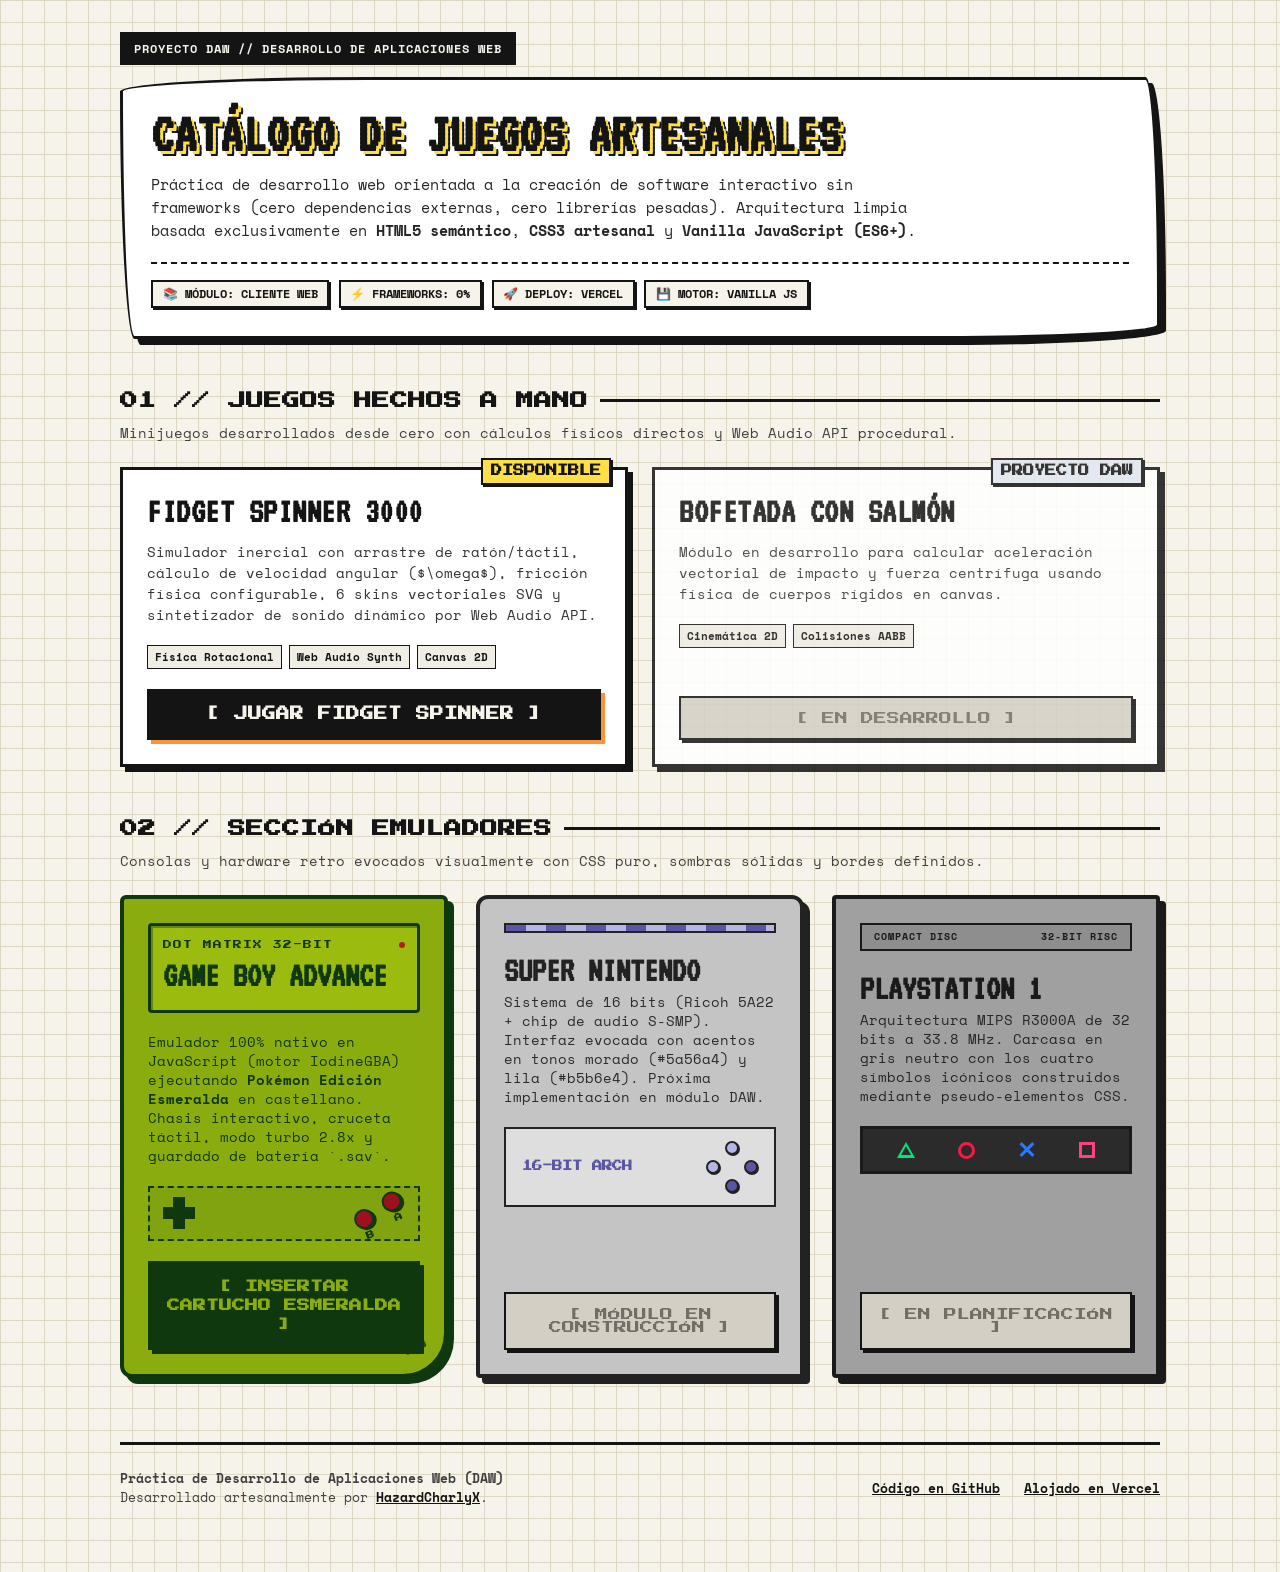
<file: index.html>
<!DOCTYPE html>
<html lang="es">
<head>
    <meta charset="UTF-8">
    <meta name="viewport" content="width=device-width, initial-scale=1.0">
    <title>DAW // Catálogo de Videojuegos & Emuladores Artesanales</title>
    <meta name="description" content="Catálogo de videojuegos y emuladores web desarrollados con HTML, CSS y JavaScript puro para la práctica de Desarrollo de Aplicaciones Web (DAW).">
    <link rel="icon" href="data:image/svg+xml,<svg xmlns=%22http://www.w3.org/2000/svg%22 viewBox=%220 0 100 100%22><text y=%22.9em%22 font-size=%2290%22>🕹️</text></svg>">
    
    <!-- Google Fonts: VT323 (Pixel Retro) + Space Mono (Monospace) + Press Start 2P -->
    <link rel="preconnect" href="https://fonts.googleapis.com">
    <link rel="preconnect" href="https://fonts.gstatic.com" crossorigin>
    <link href="https://fonts.googleapis.com/css2?family=Press+Start+2P&family=Space+Mono:ital,wght@0,400;0,700;1,400&family=VT323&display=swap" rel="stylesheet">

    <style>
        /* ==========================================================================
           DISEÑO BRUTALISTA / INDIE WEB ARTESANAL (PRÁCTICA DAW)
           Directriz: Cero sombras difuminadas, cero glassmorphism, cero neón IA.
           ========================================================================== */

        :root {
            --ink: #141414;
            --paper: #f6f3eb;
            --grid-line: #ded7c4;
            --card-bg: #ffffff;
            --accent-yellow: #fde047;
            --accent-orange: #fb923c;
            --accent-green: #4ade80;
            --accent-red: #f87171;
            
            /* GameBoy Palette */
            --gb-bg: #8bac0f;
            --gb-screen: #9bbc0f;
            --gb-dark: #0f380f;
            --gb-btn: #9b111e;
            
            /* SNES Palette */
            --snes-bg: #c4c4c4;
            --snes-dark: #222222;
            --snes-purple: #5a56a4;
            --snes-lilac: #b5b6e4;
            
            /* PS1 Palette */
            --ps1-bg: #a0a0a0;
            --ps1-dark: #1a1a1a;
            --ps1-green: #00e676;
            --ps1-pink: #ff4081;
            --ps1-red: #ff1744;
            --ps1-blue: #2979ff;

            --font-pixel: 'VT323', monospace;
            --font-retro: 'Press Start 2P', monospace;
            --font-mono: 'Space Mono', monospace;
            --border-thick: 3px solid var(--ink);
        }

        * {
            box-sizing: border-box;
            margin: 0;
            padding: 0;
        }

        /* Cuadrícula de libreta en CSS puro */
        body {
            background-color: var(--paper);
            background-image: 
                linear-gradient(var(--grid-line) 1px, transparent 1px),
                linear-gradient(90deg, var(--grid-line) 1px, transparent 1px);
            background-size: 22px 22px;
            color: var(--ink);
            font-family: var(--font-mono);
            min-height: 100vh;
            padding: 2rem 1rem 4rem 1rem;
            line-height: 1.5;
        }

        .container {
            max-width: 1040px;
            margin: 0 auto;
        }

        /* ==========================================================================
           HEADER (Estilo DAW / Práctica Académica)
           ========================================================================== */
        .site-header {
            margin-bottom: 2.5rem;
        }

        .daw-badge {
            display: inline-block;
            background: var(--ink);
            color: var(--paper);
            font-size: 0.75rem;
            font-weight: 700;
            letter-spacing: 1px;
            padding: 0.35rem 0.75rem;
            margin-bottom: 0.75rem;
            border: 2px solid var(--ink);
        }

        .header-box {
            background: var(--card-bg);
            border: var(--border-thick);
            box-shadow: 6px 6px 0px var(--ink);
            padding: 1.75rem;
            /* Borde asimétrico dibujado a mano */
            border-radius: 255px 15px 225px 15px / 15px 225px 15px 255px;
            position: relative;
        }

        .main-title {
            font-family: var(--font-pixel);
            font-size: 3.5rem;
            line-height: 0.95;
            letter-spacing: 1px;
            text-transform: uppercase;
            margin-bottom: 0.75rem;
            /* Efecto de texto desplazado sólido */
            text-shadow: 3px 3px 0px var(--accent-yellow), 5px 5px 0px var(--ink);
        }

        .header-desc {
            font-size: 0.95rem;
            max-width: 780px;
            color: #262626;
            margin-bottom: 1.25rem;
        }

        .meta-strip {
            display: flex;
            flex-wrap: wrap;
            gap: 0.6rem;
            padding-top: 1rem;
            border-top: 2px dashed var(--ink);
        }

        .tag-pill {
            background: var(--paper);
            border: 2px solid var(--ink);
            font-size: 0.75rem;
            font-weight: 700;
            padding: 0.2rem 0.6rem;
            box-shadow: 2px 2px 0px var(--ink);
        }

        /* ==========================================================================
           TÍTULOS DE SECCIÓN
           ========================================================================== */
        .section-heading {
            display: flex;
            align-items: center;
            gap: 0.75rem;
            margin: 3rem 0 1.5rem 0;
            font-family: var(--font-retro);
            font-size: 1.1rem;
            text-transform: uppercase;
        }

        .section-heading::after {
            content: "";
            flex: 1;
            height: 3px;
            background: var(--ink);
        }

        .section-desc {
            font-size: 0.88rem;
            margin-top: -1rem;
            margin-bottom: 1.5rem;
            color: #404040;
        }

        /* ==========================================================================
           GRID DE JUEGOS ARTESANALES (Sección 1)
           ========================================================================== */
        .games-grid {
            display: grid;
            grid-template-columns: repeat(auto-fit, minmax(310px, 1fr));
            gap: 1.5rem;
        }

        .game-card {
            background: var(--card-bg);
            border: var(--border-thick);
            box-shadow: 5px 5px 0px var(--ink);
            padding: 1.5rem;
            display: flex;
            flex-direction: column;
            justify-content: space-between;
            transition: transform 0.1s ease, box-shadow 0.1s ease;
            position: relative;
        }

        .game-card:hover {
            transform: translate(-3px, -3px);
            box-shadow: 8px 8px 0px var(--ink);
        }

        .card-corner-tag {
            position: absolute;
            top: -12px;
            right: 14px;
            background: var(--accent-yellow);
            border: 2px solid var(--ink);
            font-size: 0.7rem;
            font-weight: bold;
            padding: 0.2rem 0.5rem;
            box-shadow: 2px 2px 0px var(--ink);
            font-family: var(--font-retro);
        }

        .card-title {
            font-family: var(--font-pixel);
            font-size: 2.2rem;
            line-height: 1;
            margin-bottom: 0.75rem;
            letter-spacing: 0.5px;
        }

        .card-text {
            font-size: 0.88rem;
            color: #333333;
            margin-bottom: 1.25rem;
            flex-grow: 1;
        }

        .tech-tags {
            display: flex;
            flex-wrap: wrap;
            gap: 0.4rem;
            margin-bottom: 1.25rem;
        }

        .tech-badge {
            background: #f0ede4;
            border: 1px solid var(--ink);
            font-size: 0.7rem;
            padding: 0.15rem 0.45rem;
            font-weight: 700;
        }

        /* Botón Brutalista */
        .btn-brutal {
            display: block;
            text-align: center;
            background: var(--ink);
            color: var(--paper);
            text-decoration: none;
            font-family: var(--font-retro);
            font-size: 0.85rem;
            padding: 0.85rem 1rem;
            border: 2px solid var(--ink);
            box-shadow: 4px 4px 0px var(--accent-orange);
            font-weight: 700;
            cursor: pointer;
            transition: all 0.1s;
        }

        .btn-brutal:hover {
            background: var(--accent-orange);
            color: var(--ink);
            box-shadow: 4px 4px 0px var(--ink);
            transform: translate(-2px, -2px);
        }

        .btn-brutal:active {
            transform: translate(2px, 2px);
            box-shadow: 1px 1px 0px var(--ink);
        }

        .btn-disabled {
            background: #d4cfc5;
            color: #736e65;
            box-shadow: 3px 3px 0px var(--ink);
            cursor: not-allowed;
            border: 2px solid var(--ink);
            font-family: var(--font-retro);
            font-size: 0.8rem;
            padding: 0.85rem 1rem;
            text-align: center;
            width: 100%;
        }

        /* ==========================================================================
           SECCIÓN EMULADORES (El Reto Principal)
           Evocar visualmente consolas usando exclusivamente CSS sólido
           ========================================================================== */
        .emulators-grid {
            display: grid;
            grid-template-columns: repeat(auto-fit, minmax(310px, 1fr));
            gap: 1.75rem;
        }

        /* --------------------------------------------------------------------------
           1. TARJETA GAMEBOY
           Fondo verde guisante (#8bac0f), textos en verde oscuro (#0f380f).
           Esquinas inferiores redondeadas, dos círculos en rojo oscuro (#9b111e).
           -------------------------------------------------------------------------- */
        .emu-card-gameboy {
            background: var(--gb-bg);
            color: var(--gb-dark);
            border: 4px solid var(--gb-dark);
            box-shadow: 6px 6px 0px var(--gb-dark);
            /* Esquinas inferiores muy redondeadas como la carcasa original */
            border-radius: 6px 6px 45px 12px;
            padding: 1.5rem;
            display: flex;
            flex-direction: column;
            justify-content: space-between;
            position: relative;
            transition: transform 0.1s ease, box-shadow 0.1s ease;
        }

        .emu-card-gameboy:hover {
            transform: translate(-3px, -3px);
            box-shadow: 9px 9px 0px var(--gb-dark);
        }

        .gb-speaker-slots {
            position: absolute;
            bottom: 22px;
            right: 22px;
            display: flex;
            gap: 5px;
            transform: rotate(-25deg);
        }

        .gb-slot {
            width: 4px;
            height: 28px;
            background: var(--gb-dark);
            border-radius: 2px;
            opacity: 0.8;
        }

        .gb-screen-bezel {
            background: var(--gb-screen);
            border: 3px solid var(--gb-dark);
            border-radius: 4px;
            padding: 0.75rem;
            margin-bottom: 1.25rem;
            box-shadow: inset 2px 2px 0px rgba(15, 56, 15, 0.4);
        }

        .gb-screen-header {
            font-family: var(--font-retro);
            font-size: 0.55rem;
            letter-spacing: 1px;
            text-transform: uppercase;
            margin-bottom: 0.4rem;
            color: var(--gb-dark);
            display: flex;
            align-items: center;
            justify-content: space-between;
        }

        .gb-battery-led {
            width: 6px;
            height: 6px;
            background: #b91c1c;
            border-radius: 50%;
            display: inline-block;
        }

        .gb-title {
            font-family: var(--font-pixel);
            font-size: 2.2rem;
            line-height: 1;
            color: var(--gb-dark);
            margin-bottom: 0.3rem;
        }

        .gb-desc {
            font-size: 0.85rem;
            color: var(--gb-dark);
            line-height: 1.4;
            margin-bottom: 1.25rem;
        }

        /* Botones A y B de GameBoy: 2 círculos en rojo oscuro (#9b111e) inclinados */
        .gb-controls-visual {
            display: flex;
            justify-content: space-between;
            align-items: center;
            background: rgba(15, 56, 15, 0.08);
            border: 2px dashed var(--gb-dark);
            padding: 0.6rem 0.8rem;
            margin-bottom: 1.25rem;
        }

        .gb-dpad-mock {
            width: 32px;
            height: 32px;
            position: relative;
        }
        .gb-dpad-mock::before {
            content: "";
            position: absolute;
            top: 10px;
            left: 0;
            width: 32px;
            height: 12px;
            background: var(--gb-dark);
        }
        .gb-dpad-mock::after {
            content: "";
            position: absolute;
            top: 0;
            left: 10px;
            width: 12px;
            height: 32px;
            background: var(--gb-dark);
        }

        .gb-ab-cluster {
            display: flex;
            gap: 12px;
            transform: rotate(-22deg);
        }

        .gb-btn-round {
            width: 20px;
            height: 20px;
            border-radius: 50%;
            background: var(--gb-btn);
            border: 2px solid var(--gb-dark);
            box-shadow: 2px 2px 0px var(--gb-dark);
            position: relative;
        }

        .gb-btn-round::after {
            content: attr(data-label);
            position: absolute;
            bottom: -15px;
            left: 4px;
            font-family: var(--font-retro);
            font-size: 0.5rem;
            color: var(--gb-dark);
            font-weight: bold;
        }

        .btn-gb-play {
            background: var(--gb-dark);
            color: var(--gb-bg);
            text-decoration: none;
            font-family: var(--font-retro);
            font-size: 0.8rem;
            padding: 0.85rem 1rem;
            border: 2px solid var(--gb-dark);
            box-shadow: 4px 4px 0px var(--gb-dark);
            text-align: center;
            font-weight: 700;
            display: block;
            cursor: pointer;
            transition: all 0.1s;
        }

        .btn-gb-play:hover {
            background: #ffffff;
            color: var(--gb-dark);
            box-shadow: 4px 4px 0px var(--gb-dark);
            transform: translate(-2px, -2px);
        }

        /* --------------------------------------------------------------------------
           2. TARJETA SNES
           Fondo gris claro (#c4c4c4), texto oscuro.
           Acentos en morado oscuro (#5a56a4) y lila (#b5b6e4).
           -------------------------------------------------------------------------- */
        .emu-card-snes {
            background: var(--snes-bg);
            color: var(--snes-dark);
            border: 4px solid var(--snes-dark);
            box-shadow: 6px 6px 0px var(--snes-dark);
            border-radius: 12px 12px 4px 4px;
            padding: 1.5rem;
            display: flex;
            flex-direction: column;
            justify-content: space-between;
            position: relative;
            transition: transform 0.1s ease, box-shadow 0.1s ease;
        }

        .emu-card-snes:hover {
            transform: translate(-3px, -3px);
            box-shadow: 9px 9px 0px var(--snes-dark);
        }

        /* Franja superior morada característica de SNES */
        .snes-ribbon {
            height: 10px;
            background: repeating-linear-gradient(
                90deg,
                var(--snes-purple),
                var(--snes-purple) 20px,
                var(--snes-lilac) 20px,
                var(--snes-lilac) 40px
            );
            border: 2px solid var(--snes-dark);
            margin-bottom: 1.25rem;
        }

        .snes-title {
            font-family: var(--font-pixel);
            font-size: 2.2rem;
            line-height: 1;
            margin-bottom: 0.3rem;
            color: var(--snes-dark);
        }

        .snes-desc {
            font-size: 0.85rem;
            color: #2b2b2b;
            line-height: 1.4;
            margin-bottom: 1.25rem;
        }

        /* Diamante de 4 botones SNES (Morado oscuro y lila) */
        .snes-cluster-box {
            display: flex;
            justify-content: space-between;
            align-items: center;
            background: #dedede;
            border: 2px solid var(--snes-dark);
            padding: 0.75rem 1rem;
            margin-bottom: 1.25rem;
        }

        .snes-badge-arch {
            font-family: var(--font-retro);
            font-size: 0.65rem;
            color: var(--snes-purple);
            font-weight: bold;
        }

        .snes-buttons-diamond {
            width: 52px;
            height: 52px;
            position: relative;
        }

        .snes-btn {
            width: 14px;
            height: 14px;
            border-radius: 50%;
            position: absolute;
            border: 2px solid var(--snes-dark);
            box-shadow: 1px 1px 0px var(--snes-dark);
        }

        /* X (Arriba, lila cóncavo) */
        .snes-btn.btn-x {
            top: 0;
            left: 19px;
            background: var(--snes-lilac);
        }

        /* Y (Izquierda, lila cóncavo) */
        .snes-btn.btn-y {
            top: 19px;
            left: 0;
            background: var(--snes-lilac);
        }

        /* B (Abajo, morado oscuro convexo) */
        .snes-btn.btn-b {
            bottom: 0;
            left: 19px;
            background: var(--snes-purple);
        }

        /* A (Derecha, morado oscuro convexo) */
        .snes-btn.btn-a {
            top: 19px;
            right: 0;
            background: var(--snes-purple);
        }

        /* --------------------------------------------------------------------------
           3. TARJETA PS1
           Fondo gris neutro (#a0a0a0), tipografía más técnica.
           Detalles circulares y triangulares usando ::before y ::after con colores
           icónicos: verde, rosa, rojo y azul brillante.
           -------------------------------------------------------------------------- */
        .emu-card-ps1 {
            background: var(--ps1-bg);
            color: var(--ps1-dark);
            border: 4px solid var(--ps1-dark);
            box-shadow: 6px 6px 0px var(--ps1-dark);
            border-radius: 4px;
            padding: 1.5rem;
            display: flex;
            flex-direction: column;
            justify-content: space-between;
            position: relative;
            transition: transform 0.1s ease, box-shadow 0.1s ease;
        }

        .emu-card-ps1:hover {
            transform: translate(-3px, -3px);
            box-shadow: 9px 9px 0px var(--ps1-dark);
        }

        /* Círculo de tapa de CD de PS1 simulado en CSS */
        .ps1-cd-bay {
            height: 28px;
            background: #8e8e8e;
            border: 2px solid var(--ps1-dark);
            margin-bottom: 1.25rem;
            display: flex;
            align-items: center;
            justify-content: space-between;
            padding: 0 0.75rem;
            font-family: var(--font-mono);
            font-size: 0.65rem;
            font-weight: 700;
            letter-spacing: 1px;
        }

        .ps1-title {
            font-family: var(--font-pixel);
            font-size: 2.2rem;
            line-height: 1;
            margin-bottom: 0.3rem;
            color: var(--ps1-dark);
        }

        .ps1-desc {
            font-size: 0.85rem;
            color: #262626;
            line-height: 1.4;
            margin-bottom: 1.25rem;
        }

        /* Caja de símbolos icónicos de PS1 creados exclusivamente con CSS */
        .ps1-symbols-tray {
            display: flex;
            justify-content: space-around;
            align-items: center;
            background: #2b2b2b;
            border: 3px solid var(--ps1-dark);
            padding: 0.75rem;
            margin-bottom: 1.25rem;
        }

        /* 1. Triángulo Verde (#00e676) usando bordes CSS */
        .ps1-symbol-triangle {
            width: 0;
            height: 0;
            border-left: 9px solid transparent;
            border-right: 9px solid transparent;
            border-bottom: 16px solid var(--ps1-green);
            position: relative;
        }
        .ps1-symbol-triangle::after {
            content: "";
            position: absolute;
            top: 4px;
            left: -5px;
            width: 0;
            height: 0;
            border-left: 5px solid transparent;
            border-right: 5px solid transparent;
            border-bottom: 9px solid #2b2b2b;
        }

        /* 2. Cuadrado Rosa (#ff4081) */
        .ps1-symbol-square {
            width: 16px;
            height: 16px;
            border: 3px solid var(--ps1-pink);
            background: transparent;
        }

        /* 3. Círculo Rojo (#ff1744) */
        .ps1-symbol-circle {
            width: 17px;
            height: 17px;
            border: 3px solid var(--ps1-red);
            border-radius: 50%;
            background: transparent;
        }

        /* 4. Cruz / X Azul Brillante (#2979ff) usando ::before y ::after */
        .ps1-symbol-cross {
            width: 18px;
            height: 18px;
            position: relative;
        }
        .ps1-symbol-cross::before,
        .ps1-symbol-cross::after {
            content: "";
            position: absolute;
            top: 7px;
            left: 0;
            width: 18px;
            height: 3px;
            background: var(--ps1-blue);
        }
        .ps1-symbol-cross::before {
            transform: rotate(45deg);
        }
        .ps1-symbol-cross::after {
            transform: rotate(-45deg);
        }

        /* ==========================================================================
           FOOTER BRUTALISTA
           ========================================================================== */
        .site-footer {
            margin-top: 4rem;
            border-top: var(--border-thick);
            padding-top: 1.5rem;
            display: flex;
            flex-wrap: wrap;
            justify-content: space-between;
            align-items: center;
            gap: 1rem;
            font-size: 0.82rem;
            color: #404040;
        }

        .footer-links a {
            color: var(--ink);
            text-decoration: underline;
            font-weight: 700;
            margin-left: 1rem;
        }

        .footer-links a:hover {
            background: var(--accent-yellow);
        }

        @media (max-width: 640px) {
            .main-title {
                font-size: 2.6rem;
            }
            .header-box {
                border-radius: 8px;
            }
            .site-footer {
                flex-direction: column;
                text-align: center;
            }
            .footer-links a {
                margin: 0 0.5rem;
            }
        }
    </style>
</head>
<body>

    <div class="container">
        <!-- HEADER DAW -->
        <header class="site-header">
            <span class="daw-badge">PROYECTO DAW // DESARROLLO DE APLICACIONES WEB</span>
            
            <div class="header-box">
                <h1 class="main-title">CATÁLOGO DE JUEGOS ARTESANALES</h1>
                <p class="header-desc">
                    Práctica de desarrollo web orientada a la creación de software interactivo sin frameworks (cero dependencias externas, cero librerías pesadas). Arquitectura limpia basada exclusivamente en <b>HTML5 semántico</b>, <b>CSS3 artesanal</b> y <b>Vanilla JavaScript (ES6+)</b>.
                </p>

                <div class="meta-strip">
                    <span class="tag-pill">📚 MÓDULO: CLIENTE WEB</span>
                    <span class="tag-pill">⚡ FRAMEWORKS: 0%</span>
                    <span class="tag-pill">🚀 DEPLOY: VERCEL</span>
                    <span class="tag-pill">💾 MOTOR: VANILLA JS</span>
                </div>
            </div>
        </header>

        <!-- SECCIÓN 1: JUEGOS WEB HECHOS A MANO -->
        <section aria-labelledby="sec-handmade">
            <h2 id="sec-handmade" class="section-heading">01 // Juegos Hechos a Mano</h2>
            <p class="section-desc">Minijuegos desarrollados desde cero con cálculos físicos directos y Web Audio API procedural.</p>

            <div class="games-grid">
                <!-- Tarjeta: Fidget Spinner -->
                <article class="game-card">
                    <span class="card-corner-tag">DISPONIBLE</span>
                    <div>
                        <h3 class="card-title">FIDGET SPINNER 3000</h3>
                        <p class="card-text">
                            Simulador inercial con arrastre de ratón/táctil, cálculo de velocidad angular ($\omega$), fricción física configurable, 6 skins vectoriales SVG y sintetizador de sonido dinámico por Web Audio API.
                        </p>
                        <div class="tech-tags">
                            <span class="tech-badge">Física Rotacional</span>
                            <span class="tech-badge">Web Audio Synth</span>
                            <span class="tech-badge">Canvas 2D</span>
                        </div>
                    </div>
                    <a href="games/fidget-spinner/index.html" class="btn-brutal">
                        [ JUGAR FIDGET SPINNER ]
                    </a>
                </article>

                <!-- Tarjeta: Simulador de Bofetada (En Desarrollo) -->
                <article class="game-card" style="opacity: 0.85;">
                    <span class="card-corner-tag" style="background:#e2e8f0;">PROYECTO DAW</span>
                    <div>
                        <h3 class="card-title">BOFETADA CON SALMÓN</h3>
                        <p class="card-text">
                            Módulo en desarrollo para calcular aceleración vectorial de impacto y fuerza centrífuga usando física de cuerpos rígidos en canvas.
                        </p>
                        <div class="tech-tags">
                            <span class="tech-badge">Cinemática 2D</span>
                            <span class="tech-badge">Colisiones AABB</span>
                        </div>
                    </div>
                    <button class="btn-disabled" disabled>[ EN DESARROLLO ]</button>
                </article>
            </div>
        </section>

        <!-- SECCIÓN 2: SECCIÓN EMULADORES (EL RETO PRINCIPAL) -->
        <section aria-labelledby="sec-emulators">
            <h2 id="sec-emulators" class="section-heading">02 // Sección Emuladores</h2>
            <p class="section-desc">Consolas y hardware retro evocados visualmente con CSS puro, sombras sólidas y bordes definidos.</p>

            <div class="emulators-grid">
                
                <!-- 1. TARJETA GAMEBOY / GBA (JUGABLE: POKÉMON ESMERALDA) -->
                <article class="emu-card-gameboy">
                    <!-- Ranuras de altavoz decorativas en CSS -->
                    <div class="gb-speaker-slots">
                        <div class="gb-slot"></div>
                        <div class="gb-slot"></div>
                        <div class="gb-slot"></div>
                    </div>

                    <div>
                        <!-- Pantalla verde estilo Dot Matrix -->
                        <div class="gb-screen-bezel">
                            <div class="gb-screen-header">
                                <span>DOT MATRIX 32-BIT</span>
                                <span class="gb-battery-led" title="Battery Indicator"></span>
                            </div>
                            <h3 class="gb-title">GAME BOY ADVANCE</h3>
                        </div>

                        <p class="gb-desc">
                            Emulador 100% nativo en JavaScript (motor IodineGBA) ejecutando <b>Pokémon Edición Esmeralda</b> en castellano. Chasis interactivo, cruceta táctil, modo turbo 2.8x y guardado de batería `.sav`.
                        </p>

                        <!-- Mock visual de controles GameBoy (Cruceta + Botones A/B en rojo oscuro #9b111e) -->
                        <div class="gb-controls-visual">
                            <div class="gb-dpad-mock" title="D-Pad"></div>
                            <div class="gb-ab-cluster">
                                <div class="gb-btn-round" data-label="B" title="Botón B"></div>
                                <div class="gb-btn-round" data-label="A" title="Botón A" style="margin-top:-6px;"></div>
                            </div>
                        </div>
                    </div>

                    <a href="games/pokemon-emerald/index.html" class="btn-gb-play">
                        [ INSERTAR CARTUCHO ESMERALDA ]
                    </a>
                </article>

                <!-- 2. TARJETA SNES -->
                <article class="emu-card-snes">
                    <div>
                        <!-- Franja morada/lila característica -->
                        <div class="snes-ribbon"></div>

                        <h3 class="snes-title">SUPER NINTENDO</h3>
                        <p class="snes-desc">
                            Sistema de 16 bits (Ricoh 5A22 + chip de audio S-SMP). Interfaz evocada con acentos en tonos morado (#5a56a4) y lila (#b5b6e4). Próxima implementación en módulo DAW.
                        </p>

                        <!-- Diamante de 4 botones SNES en CSS puro -->
                        <div class="snes-cluster-box">
                            <span class="snes-badge-arch">16-BIT ARCH</span>
                            <div class="snes-buttons-diamond" title="Botones SNES: X, Y, B, A">
                                <div class="snes-btn btn-x" title="X (Lila)"></div>
                                <div class="snes-btn btn-y" title="Y (Lila)"></div>
                                <div class="snes-btn btn-b" title="B (Morado)"></div>
                                <div class="snes-btn btn-a" title="A (Morado)"></div>
                            </div>
                        </div>
                    </div>

                    <button class="btn-disabled" disabled>[ MÓDULO EN CONSTRUCCIÓN ]</button>
                </article>

                <!-- 3. TARJETA PS1 -->
                <article class="emu-card-ps1">
                    <div>
                        <!-- Bahía de CD de PS1 en CSS -->
                        <div class="ps1-cd-bay">
                            <span>COMPACT DISC</span>
                            <span>32-BIT RISC</span>
                        </div>

                        <h3 class="ps1-title">PLAYSTATION 1</h3>
                        <p class="ps1-desc">
                            Arquitectura MIPS R3000A de 32 bits a 33.8 MHz. Carcasa en gris neutro con los cuatro símbolos icónicos construidos mediante pseudo-elementos CSS.
                        </p>

                        <!-- Símbolos icónicos de PS1 en CSS puro -->
                        <div class="ps1-symbols-tray">
                            <div class="ps1-symbol-triangle" title="Triángulo Verde"></div>
                            <div class="ps1-symbol-circle" title="Círculo Rojo"></div>
                            <div class="ps1-symbol-cross" title="Cruz Azul"></div>
                            <div class="ps1-symbol-square" title="Cuadrado Rosa"></div>
                        </div>
                    </div>

                    <button class="btn-disabled" disabled>[ EN PLANIFICACIÓN ]</button>
                </article>

            </div>
        </section>

        <!-- FOOTER ACADÉMICO -->
        <footer class="site-footer">
            <div>
                <strong>Práctica de Desarrollo de Aplicaciones Web (DAW)</strong>
                <p>Desarrollado artesanalmente por <a href="https://github.com/HazardCharlyX" style="color:var(--ink); font-weight:bold;">HazardCharlyX</a>.</p>
            </div>
            <div class="footer-links">
                <a href="https://github.com/HazardCharlyX/JuegitosWeb" target="_blank" rel="noopener">Código en GitHub</a>
                <a href="https://vercel.com" target="_blank" rel="noopener">Alojado en Vercel</a>
            </div>
        </footer>
    </div>

</body>
</html>
</file>
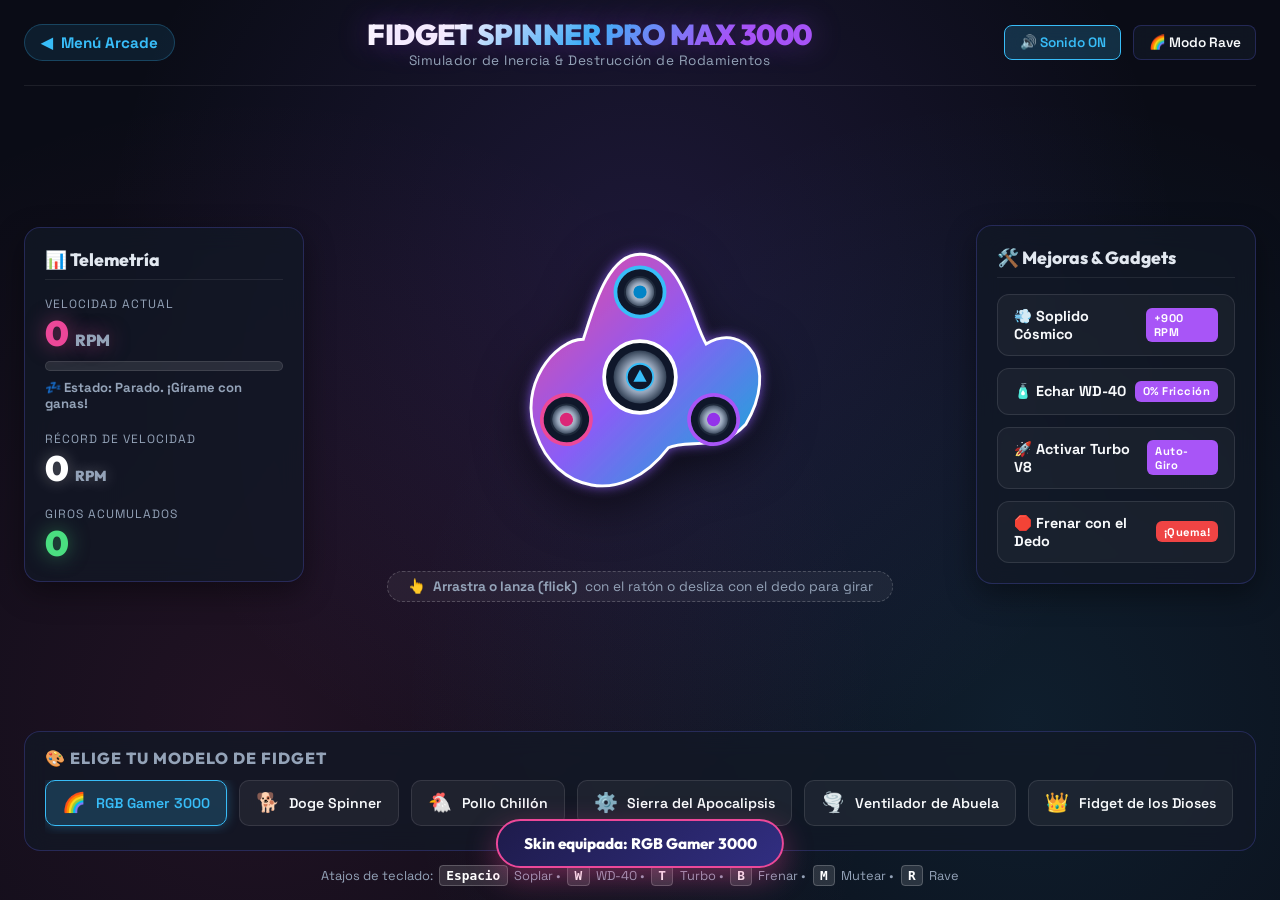
<file: games/fidget-spinner/index.html>
<!DOCTYPE html>
<html lang="es">
<head>
    <meta charset="UTF-8">
    <meta name="viewport" content="width=device-width, initial-scale=1.0">
    <title>🌀 Fidget Spinner Pro Max 3000 - Juegos Shitpost Web</title>
    <meta name="description" content="El Fidget Spinner definitivo para la web con físicas de inercia realistas, sonido dinámico procedimental, skins absurdas y mejoras sin sentido.">
    <link rel="icon" href="data:image/svg+xml,<svg xmlns=%22http://www.w3.org/2000/svg%22 viewBox=%220 0 100 100%22><text y=%22.9em%22 font-size=%2290%22>🌀</text></svg>">
    <link rel="stylesheet" href="style.css">
</head>
<body>
    <!-- Background dynamic canvas for sparks, shockwaves, smoke -->
    <canvas id="particle-canvas"></canvas>

    <div class="app-container">
        <!-- Header -->
        <header class="game-header">
            <a href="../../index.html" class="back-link">
                <span>◀</span> Menú Arcade
            </a>
            <div class="title-area">
                <h1>FIDGET SPINNER PRO MAX 3000</h1>
                <p class="subtitle">Simulador de Inercia & Destrucción de Rodamientos</p>
            </div>
            <div class="header-actions">
                <button id="mute-btn" class="icon-btn active" title="Alternar Sonido">🔊 Sonido ON</button>
                <button id="rave-btn" class="icon-btn" title="Modo Rave / Fiesta">🌈 Modo Rave</button>
            </div>
        </header>

        <!-- Main Arena Grid -->
        <main class="main-arena">
            <!-- Left HUD: Telemetry & Records -->
            <aside class="hud-panel telemetry-panel">
                <h2 class="panel-title">📊 Telemetría</h2>
                
                <div class="stat-box">
                    <div class="stat-label">Velocidad Actual</div>
                    <div class="stat-value glow-pink"><span id="rpm-value">0</span> <span style="font-size: 1rem; color: var(--text-muted);">RPM</span></div>
                    
                    <div class="gauge-container">
                        <div id="rpm-gauge-fill" class="gauge-fill"></div>
                    </div>
                    
                    <div id="speed-status" class="speed-status-text">
                        💤 Estado: Parado. ¡Gírame con ganas!
                    </div>
                </div>

                <div class="stat-box">
                    <div class="stat-label">Récord de Velocidad</div>
                    <div class="stat-value"><span id="max-rpm-value">0</span> <span style="font-size: 0.9rem; color: var(--text-muted);">RPM</span></div>
                </div>

                <div class="stat-box">
                    <div class="stat-label">Giros Acumulados</div>
                    <div class="stat-value glow-green" id="total-spins-value">0</div>
                </div>
            </aside>

            <!-- Center: The Spinner Canvas/Stage -->
            <section class="spinner-stage">
                <div id="spinner-container" class="spinner-container">
                    <div id="spinner" class="spinner-wrapper">
                        <!-- SVG Skin injected by game.js -->
                    </div>
                </div>

                <div class="stage-hint">
                    <span>👆</span> <b>Arrastra o lanza (flick)</b> con el ratón o desliza con el dedo para girar
                </div>
            </section>

            <!-- Right HUD: Gadgets & Absurd Upgrades -->
            <aside class="hud-panel gadgets-panel">
                <h2 class="panel-title">🛠️ Mejoras & Gadgets</h2>
                
                <div class="gadget-grid">
                    <button id="blowBtn" class="gadget-btn" style="display:none;"></button> <!-- Fallback -->
                    <button id="blow-btn" class="gadget-btn" title="Atajo: Espacio">
                        <span>💨 Soplido Cósmico</span>
                        <span class="badge">+900 RPM</span>
                    </button>

                    <button id="wd40-btn" class="gadget-btn" title="Atajo: W">
                        <span>🧴 Echar WD-40</span>
                        <span class="badge">0% Fricción</span>
                    </button>

                    <button id="turbo-btn" class="gadget-btn" title="Atajo: T">
                        <span>🚀 Activar Turbo V8</span>
                        <span class="badge">Auto-Giro</span>
                    </button>

                    <button id="brake-btn" class="gadget-btn brake-btn" title="Mantén pulsado o pulsa B">
                        <span>🛑 Frenar con el Dedo</span>
                        <span class="badge" style="background:#ef4444;">¡Quema!</span>
                    </button>
                </div>
            </aside>
        </main>

        <!-- Bottom: Skins Selector Drawer -->
        <section class="skins-section">
            <h3 class="skins-title">🎨 Elige tu Modelo de Fidget</h3>
            <div id="skin-selector" class="skins-list">
                <!-- Buttons injected dynamically by game.js -->
            </div>
        </section>

        <!-- Footer Shortcuts -->
        <footer class="footer-hints">
            Atajos de teclado: 
            <span class="key-badge">Espacio</span> Soplar &bull; 
            <span class="key-badge">W</span> WD-40 &bull; 
            <span class="key-badge">T</span> Turbo &bull; 
            <span class="key-badge">B</span> Frenar &bull; 
            <span class="key-badge">M</span> Mutear &bull; 
            <span class="key-badge">R</span> Rave
        </footer>
    </div>

    <!-- Floating Meme Toast -->
    <div id="meme-banner" class="meme-banner">¡Bienvenido a Fidget Spinner 3000!</div>

    <!-- Scripts in order -->
    <script src="audio.js"></script>
    <script src="physics.js"></script>
    <script src="game.js"></script>
</body>
</html>
</file>
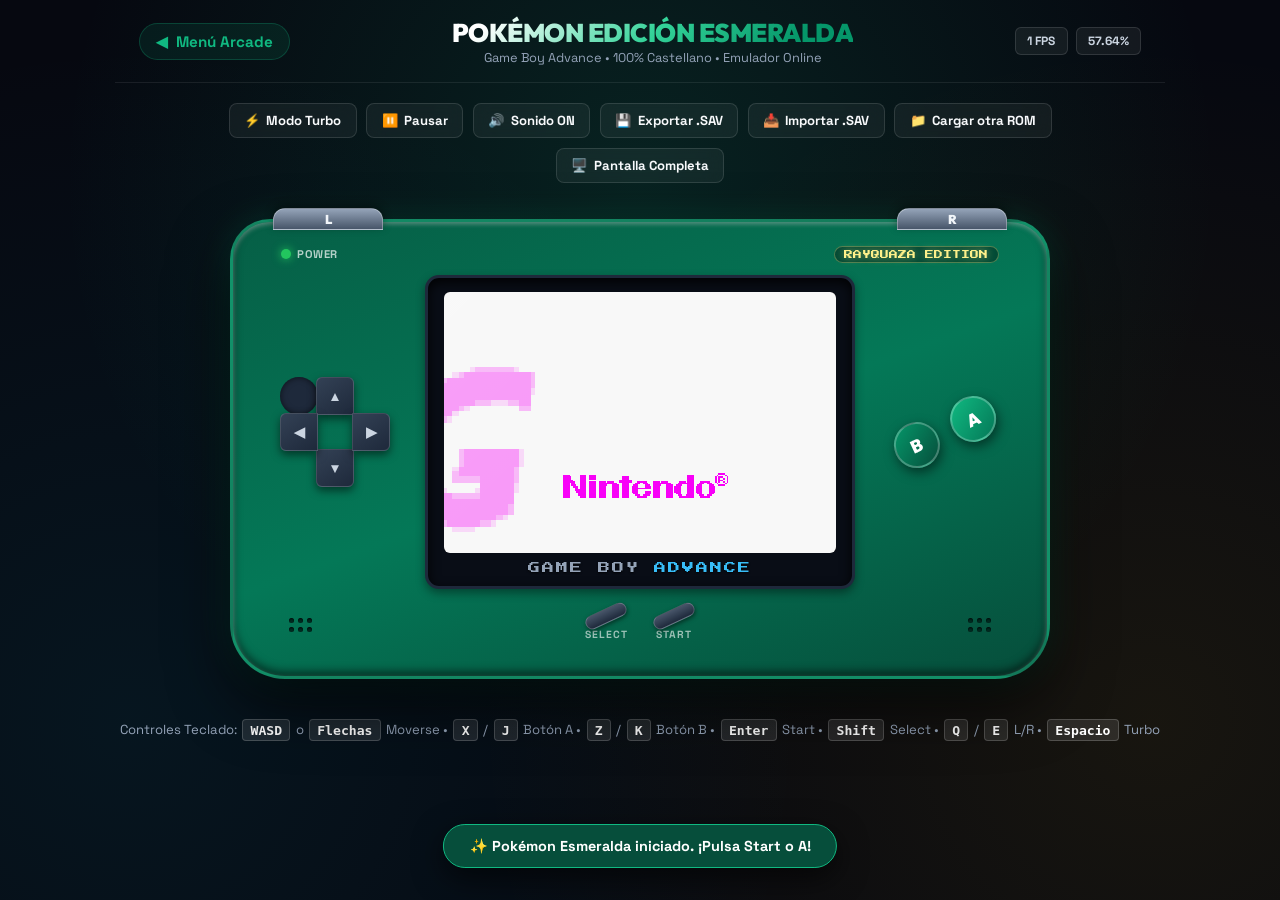
<file: games/pokemon-emerald/index.html>
<!DOCTYPE html>
<html lang="es">
<head>
    <meta charset="UTF-8">
    <meta name="viewport" content="width=device-width, initial-scale=1.0">
    <title>🐉 Pokémon Edición Esmeralda (GBA Online) - Juegos Shitpost Web</title>
    <meta name="description" content="Juega a Pokémon Edición Esmeralda en Español en tu navegador. Emulador online de Game Boy Advance en JavaScript puro con modo turbo y guardado.">
    <link rel="icon" href="data:image/svg+xml,<svg xmlns=%22http://www.w3.org/2000/svg%22 viewBox=%220 0 100 100%22><text y=%22.9em%22 font-size=%2290%22>🐉</text></svg>">
    <link rel="stylesheet" href="style.css">

    <!-- IodineGBA Core Scripts -->
    <script src="IodineGBA/includes/TypedArrayShim.js"></script>
    <script src="IodineGBA/core/Cartridge.js"></script>
    <script src="IodineGBA/core/DMA.js"></script>
    <script src="IodineGBA/core/Emulator.js"></script>
    <script src="IodineGBA/core/Graphics.js"></script>
    <script src="IodineGBA/core/RunLoop.js"></script>
    <script src="IodineGBA/core/Memory.js"></script>
    <script src="IodineGBA/core/IRQ.js"></script>
    <script src="IodineGBA/core/JoyPad.js"></script>
    <script src="IodineGBA/core/Serial.js"></script>
    <script src="IodineGBA/core/Sound.js"></script>
    <script src="IodineGBA/core/Timer.js"></script>
    <script src="IodineGBA/core/Wait.js"></script>
    <script src="IodineGBA/core/CPU.js"></script>
    <script src="IodineGBA/core/Saves.js"></script>
    <script src="IodineGBA/core/sound/FIFO.js"></script>
    <script src="IodineGBA/core/sound/Channel1.js"></script>
    <script src="IodineGBA/core/sound/Channel2.js"></script>
    <script src="IodineGBA/core/sound/Channel3.js"></script>
    <script src="IodineGBA/core/sound/Channel4.js"></script>
    <script src="IodineGBA/core/CPU/ARM.js"></script>
    <script src="IodineGBA/core/CPU/THUMB.js"></script>
    <script src="IodineGBA/core/CPU/CPSR.js"></script>
    <script src="IodineGBA/core/graphics/Renderer.js"></script>
    <script src="IodineGBA/core/graphics/RendererProxy.js"></script>
    <script src="IodineGBA/core/graphics/BGTEXT.js"></script>
    <script src="IodineGBA/core/graphics/BG2FrameBuffer.js"></script>
    <script src="IodineGBA/core/graphics/BGMatrix.js"></script>
    <script src="IodineGBA/core/graphics/AffineBG.js"></script>
    <script src="IodineGBA/core/graphics/ColorEffects.js"></script>
    <script src="IodineGBA/core/graphics/Mosaic.js"></script>
    <script src="IodineGBA/core/graphics/OBJ.js"></script>
    <script src="IodineGBA/core/graphics/OBJWindow.js"></script>
    <script src="IodineGBA/core/graphics/Window.js"></script>
    <script src="IodineGBA/core/graphics/Compositor.js"></script>
    <script src="IodineGBA/core/memory/DMA0.js"></script>
    <script src="IodineGBA/core/memory/DMA1.js"></script>
    <script src="IodineGBA/core/memory/DMA2.js"></script>
    <script src="IodineGBA/core/memory/DMA3.js"></script>
    <script src="IodineGBA/core/cartridge/SaveDeterminer.js"></script>
    <script src="IodineGBA/core/cartridge/SRAM.js"></script>
    <script src="IodineGBA/core/cartridge/FLASH.js"></script>
    <script src="IodineGBA/core/cartridge/EEPROM.js"></script>

    <!-- Audio & Glue Scripts -->
    <script src="user_scripts/XAudioJS/resampler.js"></script>
    <script src="user_scripts/XAudioJS/XAudioServer.js"></script>
    <script src="user_scripts/base64.js"></script>
    <script src="user_scripts/IodineGBAGraphicsGlueCode.js"></script>
    <script src="user_scripts/IodineGBAAudioGlueCode.js"></script>

    <!-- UI Controller -->
    <script src="gba_ui.js"></script>
</head>
<body>
    <!-- Top Header -->
    <header class="gba-header">
        <a href="../../index.html" class="back-link">
            <span>◀</span> Menú Arcade
        </a>
        <div class="title-box">
            <h1>POKÉMON EDICIÓN ESMERALDA</h1>
            <p>Game Boy Advance • 100% Castellano • Emulador Online</p>
        </div>
        <div class="header-badges">
            <span class="badge-tag" id="fps-indicator">60 FPS</span>
            <span class="badge-tag" id="speed-indicator">100%</span>
        </div>
    </header>

    <!-- Toolbar Controls -->
    <nav class="toolbar">
        <button id="turbo-btn" class="tool-btn" title="Atajo: Espacio">
            <span>⚡</span> Modo Turbo
        </button>
        <button id="pause-btn" class="tool-btn" title="Pausar el juego">
            <span>⏸️</span> Pausar
        </button>
        <button id="mute-btn" class="tool-btn" title="Alternar audio">
            <span>🔊</span> Sonido ON
        </button>
        <button id="export-save-btn" class="tool-btn" title="Descargar archivo .sav para mGBA o VBA">
            <span>💾</span> Exportar .SAV
        </button>
        <button id="import-save-btn" class="tool-btn" title="Importar archivo .sav desde tu PC">
            <span>📥</span> Importar .SAV
        </button>
        <button id="load-rom-btn" class="tool-btn" title="Cargar otra ROM .gba desde tu equipo">
            <span>📁</span> Cargar otra ROM
        </button>
        <button id="fullscreen-btn" class="tool-btn" title="Jugar en pantalla completa">
            <span>🖥️</span> Pantalla Completa
        </button>

        <!-- Hidden inputs -->
        <input type="file" id="save-file-input" accept=".sav" style="display: none;">
        <input type="file" id="rom-file-input" accept=".gba,.bin" style="display: none;">
    </nav>

    <!-- Main Handheld Console Shell -->
    <main class="gba-wrapper">
        <div class="gba-chassis">
            <!-- Shoulder Bumpers L and R -->
            <div class="shoulder-container">
                <button class="shoulder-btn" data-btn="9" title="Botón L (Q)">L</button>
                <button class="shoulder-btn" data-btn="8" title="Botón R (E)">R</button>
            </div>

            <!-- Chassis Header -->
            <div class="console-top">
                <div class="power-indicator">
                    <div id="power-led" class="power-led on"></div>
                    <span>POWER</span>
                </div>
                <div class="hologram-badge">RAYQUAZA EDITION</div>
            </div>

            <!-- Chassis Body: D-Pad, Screen, A/B Buttons -->
            <div class="console-body">
                <!-- Left: D-Pad -->
                <div class="dpad-cluster">
                    <div class="dpad">
                        <button class="dpad-btn dpad-up" data-btn="6" title="Arriba (W / ↑)">▲</button>
                        <button class="dpad-btn dpad-down" data-btn="7" title="Abajo (S / ↓)">▼</button>
                        <button class="dpad-btn dpad-left" data-btn="5" title="Izquierda (A / ←)">◀</button>
                        <button class="dpad-btn dpad-right" data-btn="4" title="Derecha (D / →)">▶</button>
                        <div class="dpad-center"></div>
                    </div>
                </div>

                <!-- Center: Screen Frame -->
                <div class="screen-housing">
                    <div class="screen-viewport">
                        <canvas id="emulator_target" width="240" height="160"></canvas>
                        <div class="screen-glare"></div>

                        <!-- Interactive Loading Progress Overlay -->
                        <div id="loading-overlay" class="loading-overlay">
                            <div class="loading-spinner">🐉</div>
                            <div id="loading-text" class="loading-text">Cargando Pokémon Esmeralda...</div>
                            <div class="loading-bar-bg">
                                <div id="loading-progress" class="loading-bar-fill"></div>
                            </div>
                        </div>
                    </div>
                    <div class="screen-brand">GAME BOY <span>ADVANCE</span></div>
                </div>

                <!-- Right: A and B Buttons -->
                <div class="action-cluster">
                    <div class="action-tray">
                        <button class="btn-round" data-btn="1" title="Botón B (Z / K)">B</button>
                        <button class="btn-round btn-a" data-btn="0" title="Botón A (X / J)">A</button>
                    </div>
                </div>
            </div>

            <!-- Chassis Bottom: Select & Start Buttons + Speaker Holes -->
            <div class="console-bottom">
                <div class="speaker-grille">
                    <div class="speaker-hole"></div>
                    <div class="speaker-hole"></div>
                    <div class="speaker-hole"></div>
                    <div class="speaker-hole"></div>
                    <div class="speaker-hole"></div>
                    <div class="speaker-hole"></div>
                </div>

                <div class="start-select-tray">
                    <div class="pill-btn-wrapper">
                        <button class="btn-pill" data-btn="2" title="Select (Shift)"></button>
                        <span class="pill-label">SELECT</span>
                    </div>
                    <div class="pill-btn-wrapper">
                        <button class="btn-pill" data-btn="3" title="Start (Enter)"></button>
                        <span class="pill-label">START</span>
                    </div>
                </div>

                <div class="speaker-grille">
                    <div class="speaker-hole"></div>
                    <div class="speaker-hole"></div>
                    <div class="speaker-hole"></div>
                    <div class="speaker-hole"></div>
                    <div class="speaker-hole"></div>
                    <div class="speaker-hole"></div>
                </div>
            </div>
        </div>
    </main>

    <!-- Keyboard Shortcuts Legend -->
    <footer class="key-hints">
        Controles Teclado: 
        <span class="key-badge">WASD</span> o <span class="key-badge">Flechas</span> Moverse &bull; 
        <span class="key-badge">X</span> / <span class="key-badge">J</span> Botón A &bull; 
        <span class="key-badge">Z</span> / <span class="key-badge">K</span> Botón B &bull; 
        <span class="key-badge">Enter</span> Start &bull; 
        <span class="key-badge">Shift</span> Select &bull; 
        <span class="key-badge">Q</span> / <span class="key-badge">E</span> L/R &bull; 
        <span class="key-badge">Espacio</span> Turbo
    </footer>

    <!-- Toast Notice -->
    <div id="status-toast" class="status-toast"></div>
</body>
</html>
</file>
<file: games/fidget-spinner/style.css>
/* style.css - Fidget Spinner Pro Max 3000 Styling */

@import url('https://fonts.googleapis.com/css2?family=Outfit:wght@400;600;800;900&family=Press+Start+2P&family=Space+Grotesk:wght@500;700&display=swap');

:root {
    --bg-dark: #0a0c16;
    --bg-card: rgba(18, 24, 38, 0.75);
    --card-border: rgba(99, 102, 241, 0.25);
    --neon-blue: #38bdf8;
    --neon-purple: #a855f7;
    --neon-pink: #ec4899;
    --neon-yellow: #facc15;
    --neon-green: #4ade80;
    --text-main: #f8fafc;
    --text-muted: #94a3b8;
    --font-heading: 'Outfit', sans-serif;
    --font-pixel: 'Press Start 2P', monospace;
    --font-body: 'Space Grotesk', sans-serif;
}

* {
    box-sizing: border-box;
    margin: 0;
    padding: 0;
    user-select: none;
    -webkit-user-select: none;
}

body {
    background-color: var(--bg-dark);
    color: var(--text-main);
    font-family: var(--font-body);
    min-height: 100vh;
    overflow-x: hidden;
    position: relative;
    background-image: 
        radial-gradient(circle at 50% 30%, rgba(139, 92, 246, 0.15) 0%, transparent 60%),
        radial-gradient(circle at 80% 80%, rgba(56, 189, 248, 0.1) 0%, transparent 50%),
        radial-gradient(circle at 20% 80%, rgba(236, 72, 153, 0.1) 0%, transparent 50%);
    transition: background 0.3s ease;
}

/* Rave / Epileptic Meme Mode */
body.rave-mode {
    animation: ravePulse 0.35s infinite alternate;
}

@keyframes ravePulse {
    0% {
        background-color: #3b0764;
        filter: hue-rotate(0deg);
    }
    50% {
        background-color: #022c22;
        filter: hue-rotate(180deg) brightness(1.2);
    }
    100% {
        background-color: #450a0a;
        filter: hue-rotate(360deg);
    }
}

/* Background Particle Canvas */
#particle-canvas {
    position: fixed;
    top: 0;
    left: 0;
    width: 100vw;
    height: 100vh;
    pointer-events: none;
    z-index: 1;
}

/* App Container */
.app-container {
    position: relative;
    z-index: 10;
    display: flex;
    flex-direction: column;
    min-height: 100vh;
    padding: 1rem 1.5rem;
    max-width: 1300px;
    margin: 0 auto;
}

/* Header */
.game-header {
    display: flex;
    justify-content: space-between;
    align-items: center;
    padding-bottom: 1rem;
    border-bottom: 1px solid rgba(255, 255, 255, 0.08);
}

.back-link {
    display: inline-flex;
    align-items: center;
    gap: 0.5rem;
    color: var(--neon-blue);
    text-decoration: none;
    font-weight: 700;
    font-size: 0.95rem;
    padding: 0.5rem 1rem;
    background: rgba(56, 189, 248, 0.1);
    border: 1px solid rgba(56, 189, 248, 0.25);
    border-radius: 999px;
    transition: all 0.2s ease;
}

.back-link:hover {
    background: rgba(56, 189, 248, 0.25);
    box-shadow: 0 0 15px rgba(56, 189, 248, 0.4);
    transform: translateX(-3px);
}

.title-area {
    text-align: center;
}

.title-area h1 {
    font-family: var(--font-heading);
    font-size: 1.8rem;
    font-weight: 900;
    letter-spacing: -0.5px;
    background: linear-gradient(135deg, #fff 20%, var(--neon-blue) 50%, var(--neon-purple) 80%);
    -webkit-background-clip: text;
    -webkit-text-fill-color: transparent;
    text-shadow: 0 0 30px rgba(168, 85, 247, 0.4);
}

.title-area .subtitle {
    font-size: 0.85rem;
    color: var(--text-muted);
    letter-spacing: 0.5px;
}

.header-actions {
    display: flex;
    gap: 0.75rem;
}

.icon-btn {
    background: var(--bg-card);
    border: 1px solid var(--card-border);
    color: var(--text-main);
    padding: 0.5rem 0.9rem;
    border-radius: 8px;
    cursor: pointer;
    font-family: var(--font-body);
    font-weight: 600;
    font-size: 0.85rem;
    backdrop-filter: blur(8px);
    transition: all 0.2s;
}

.icon-btn:hover {
    border-color: var(--neon-blue);
    box-shadow: 0 0 10px rgba(56, 189, 248, 0.3);
}

.icon-btn.active {
    background: rgba(56, 189, 248, 0.2);
    border-color: var(--neon-blue);
    color: var(--neon-blue);
}

/* Main Arena */
.main-arena {
    display: grid;
    grid-template-columns: 280px 1fr 280px;
    gap: 1.5rem;
    flex: 1;
    align-items: center;
    margin: 1rem 0;
}

@media (max-width: 980px) {
    .main-arena {
        grid-template-columns: 1fr;
        gap: 1.5rem;
    }
}

/* Dashboard Cards */
.hud-panel {
    background: var(--bg-card);
    border: 1px solid var(--card-border);
    border-radius: 16px;
    padding: 1.25rem;
    backdrop-filter: blur(12px);
    box-shadow: 0 10px 30px rgba(0, 0, 0, 0.4);
}

.panel-title {
    font-family: var(--font-heading);
    font-size: 1.1rem;
    font-weight: 800;
    margin-bottom: 1rem;
    color: #e2e8f0;
    display: flex;
    align-items: center;
    gap: 0.5rem;
    border-bottom: 1px solid rgba(255, 255, 255, 0.08);
    padding-bottom: 0.5rem;
}

/* Stats */
.stat-box {
    margin-bottom: 1.2rem;
}

.stat-box:last-child {
    margin-bottom: 0;
}

.stat-label {
    font-size: 0.75rem;
    text-transform: uppercase;
    letter-spacing: 1px;
    color: var(--text-muted);
    margin-bottom: 0.25rem;
}

.stat-value {
    font-family: var(--font-heading);
    font-size: 2.2rem;
    font-weight: 900;
    line-height: 1;
    color: #ffffff;
    text-shadow: 0 0 15px rgba(255, 255, 255, 0.3);
}

.stat-value.glow-pink {
    color: var(--neon-pink);
    text-shadow: 0 0 20px rgba(236, 72, 153, 0.5);
}

.stat-value.glow-green {
    color: var(--neon-green);
    text-shadow: 0 0 20px rgba(74, 222, 128, 0.5);
}

/* RPM Progress Bar */
.gauge-container {
    width: 100%;
    height: 10px;
    background: rgba(255, 255, 255, 0.1);
    border-radius: 999px;
    overflow: hidden;
    margin-top: 0.6rem;
    border: 1px solid rgba(255, 255, 255, 0.1);
}

.gauge-fill {
    height: 100%;
    width: 0%;
    background: linear-gradient(90deg, var(--neon-green), var(--neon-yellow), var(--neon-pink), #ef4444);
    border-radius: 999px;
    transition: width 0.08s linear;
    box-shadow: 0 0 10px rgba(236, 72, 153, 0.8);
}

.speed-status-text {
    margin-top: 0.6rem;
    font-size: 0.82rem;
    font-weight: 700;
    transition: color 0.2s;
    min-height: 2.2em;
    line-height: 1.2;
}

/* Center Spinner Stage */
.spinner-stage {
    display: flex;
    flex-direction: column;
    align-items: center;
    justify-content: center;
    position: relative;
}

.spinner-container {
    width: 340px;
    height: 340px;
    position: relative;
    cursor: grab;
    touch-action: none;
    display: flex;
    align-items: center;
    justify-content: center;
    transition: transform 0.05s ease-out;
}

.spinner-container:active {
    cursor: grabbing;
}

.spinner-wrapper {
    width: 100%;
    height: 100%;
    display: flex;
    align-items: center;
    justify-content: center;
    will-change: transform, filter;
}

.spinner-svg {
    width: 100%;
    height: 100%;
    overflow: visible;
    filter: drop-shadow(0 15px 25px rgba(0, 0, 0, 0.6));
}

.stage-hint {
    margin-top: 1.5rem;
    font-size: 0.85rem;
    color: var(--text-muted);
    background: rgba(255, 255, 255, 0.05);
    padding: 0.4rem 1.2rem;
    border-radius: 999px;
    border: 1px dashed rgba(255, 255, 255, 0.2);
    display: flex;
    align-items: center;
    gap: 0.5rem;
}

/* Gadgets & Upgrades Grid */
.gadget-grid {
    display: flex;
    flex-direction: column;
    gap: 0.75rem;
}

.gadget-btn {
    background: rgba(255, 255, 255, 0.04);
    border: 1px solid rgba(255, 255, 255, 0.1);
    color: var(--text-main);
    padding: 0.75rem 1rem;
    border-radius: 12px;
    cursor: pointer;
    font-family: var(--font-body);
    font-weight: 700;
    font-size: 0.9rem;
    text-align: left;
    display: flex;
    justify-content: space-between;
    align-items: center;
    transition: all 0.2s cubic-bezier(0.16, 1, 0.3, 1);
}

.gadget-btn:hover {
    background: rgba(255, 255, 255, 0.09);
    border-color: var(--neon-purple);
    transform: translateY(-2px);
    box-shadow: 0 4px 15px rgba(168, 85, 247, 0.2);
}

.gadget-btn:active {
    transform: translateY(1px);
}

.gadget-btn.active {
    background: rgba(168, 85, 247, 0.25);
    border-color: var(--neon-purple);
    color: #ffffff;
    box-shadow: 0 0 15px rgba(168, 85, 247, 0.4);
}

.gadget-btn.brake-btn:hover {
    border-color: #ef4444;
    background: rgba(239, 68, 68, 0.15);
    box-shadow: 0 0 15px rgba(239, 68, 68, 0.3);
}

.badge {
    font-size: 0.7rem;
    padding: 0.2rem 0.5rem;
    border-radius: 6px;
    background: var(--neon-purple);
    color: white;
    font-weight: 800;
    letter-spacing: 0.5px;
}

/* Skins Drawer / Selector */
.skins-section {
    background: var(--bg-card);
    border: 1px solid var(--card-border);
    border-radius: 16px;
    padding: 1rem 1.25rem;
    margin-top: 0.5rem;
    backdrop-filter: blur(12px);
}

.skins-title {
    font-family: var(--font-heading);
    font-size: 1rem;
    font-weight: 800;
    color: var(--text-muted);
    margin-bottom: 0.75rem;
    text-transform: uppercase;
    letter-spacing: 1px;
}

.skins-list {
    display: flex;
    gap: 0.75rem;
    overflow-x: auto;
    padding-bottom: 0.5rem;
}

.skins-list::-webkit-scrollbar {
    height: 6px;
}
.skins-list::-webkit-scrollbar-thumb {
    background: rgba(255, 255, 255, 0.2);
    border-radius: 4px;
}

.skin-btn {
    flex: 0 0 auto;
    background: rgba(255, 255, 255, 0.05);
    border: 1px solid rgba(255, 255, 255, 0.1);
    color: var(--text-main);
    padding: 0.6rem 1rem;
    border-radius: 10px;
    cursor: pointer;
    display: flex;
    align-items: center;
    gap: 0.6rem;
    font-family: var(--font-body);
    font-weight: 600;
    font-size: 0.88rem;
    transition: all 0.2s;
}

.skin-btn:hover {
    background: rgba(255, 255, 255, 0.1);
    border-color: var(--neon-blue);
}

.skin-btn.active {
    background: rgba(56, 189, 248, 0.2);
    border-color: var(--neon-blue);
    color: var(--neon-blue);
    box-shadow: 0 0 12px rgba(56, 189, 248, 0.35);
}

.skin-icon {
    font-size: 1.2rem;
}

/* Meme Toast / Banner */
.meme-banner {
    position: fixed;
    bottom: 2rem;
    left: 50%;
    transform: translateX(-50%) translateY(100px);
    background: linear-gradient(135deg, #1e1b4b, #312e81);
    border: 2px solid var(--neon-pink);
    color: #ffffff;
    padding: 0.8rem 1.6rem;
    border-radius: 999px;
    font-family: var(--font-heading);
    font-weight: 800;
    font-size: 0.95rem;
    box-shadow: 0 10px 30px rgba(236, 72, 153, 0.4);
    pointer-events: none;
    opacity: 0;
    transition: all 0.3s cubic-bezier(0.175, 0.885, 0.32, 1.275);
    z-index: 100;
    white-space: nowrap;
}

.meme-banner.visible {
    transform: translateX(-50%) translateY(0);
    opacity: 1;
}

/* Hotkey Hints Footer */
.footer-hints {
    text-align: center;
    padding-top: 1rem;
    font-size: 0.8rem;
    color: var(--text-muted);
}

.key-badge {
    background: rgba(255, 255, 255, 0.12);
    border: 1px solid rgba(255, 255, 255, 0.2);
    padding: 0.1rem 0.4rem;
    border-radius: 4px;
    color: #ffffff;
    font-family: monospace;
    font-weight: bold;
    margin: 0 0.2rem;
}
</file>
<file: games/pokemon-emerald/style.css>
/* style.css - Game Boy Advance Emerald Edition Styling */

@import url('https://fonts.googleapis.com/css2?family=Outfit:wght@400;600;800;900&family=Press+Start+2P&family=Space+Grotesk:wght@500;700&display=swap');

:root {
    --bg-dark: #060810;
    --gba-shell-1: #064e3b;
    --gba-shell-2: #047857;
    --gba-shell-3: #022c22;
    --bezel-dark: #0f172a;
    --bezel-gray: #334155;
    --dpad-color: #1e293b;
    --button-a: #10b981;
    --button-b: #059669;
    --neon-green: #22c55e;
    --neon-emerald: #10b981;
    --neon-gold: #facc15;
    --text-main: #f8fafc;
    --text-muted: #94a3b8;
    --font-heading: 'Outfit', sans-serif;
    --font-pixel: 'Press Start 2P', monospace;
    --font-body: 'Space Grotesk', sans-serif;
}

* {
    box-sizing: border-box;
    margin: 0;
    padding: 0;
    user-select: none;
    -webkit-user-select: none;
}

body {
    background-color: var(--bg-dark);
    color: var(--text-main);
    font-family: var(--font-body);
    min-height: 100vh;
    display: flex;
    flex-direction: column;
    align-items: center;
    background-image: 
        radial-gradient(circle at 50% 20%, rgba(16, 185, 129, 0.15) 0%, transparent 60%),
        radial-gradient(circle at 10% 80%, rgba(6, 182, 212, 0.08) 0%, transparent 50%),
        radial-gradient(circle at 90% 80%, rgba(234, 179, 8, 0.08) 0%, transparent 50%);
    overflow-x: hidden;
}

/* Header */
.gba-header {
    width: 100%;
    max-width: 1050px;
    display: flex;
    justify-content: space-between;
    align-items: center;
    padding: 1rem 1.5rem;
    border-bottom: 1px solid rgba(255, 255, 255, 0.08);
}

.back-link {
    display: inline-flex;
    align-items: center;
    gap: 0.5rem;
    color: var(--neon-emerald);
    text-decoration: none;
    font-weight: 700;
    font-size: 0.95rem;
    padding: 0.5rem 1rem;
    background: rgba(16, 185, 129, 0.1);
    border: 1px solid rgba(16, 185, 129, 0.25);
    border-radius: 999px;
    transition: all 0.2s ease;
}

.back-link:hover {
    background: rgba(16, 185, 129, 0.2);
    box-shadow: 0 0 15px rgba(16, 185, 129, 0.4);
    transform: translateX(-3px);
}

.title-box {
    text-align: center;
}

.title-box h1 {
    font-family: var(--font-heading);
    font-size: 1.6rem;
    font-weight: 900;
    letter-spacing: -0.5px;
    background: linear-gradient(135deg, #ffffff 10%, #34d399 50%, #059669 85%);
    -webkit-background-clip: text;
    -webkit-text-fill-color: transparent;
}

.title-box p {
    font-size: 0.8rem;
    color: var(--text-muted);
}

.header-badges {
    display: flex;
    gap: 0.5rem;
}

.badge-tag {
    font-size: 0.75rem;
    font-weight: 800;
    padding: 0.3rem 0.7rem;
    border-radius: 6px;
    background: rgba(255, 255, 255, 0.06);
    border: 1px solid rgba(255, 255, 255, 0.12);
    color: #cbd5e1;
}

/* Control Toolbar */
.toolbar {
    width: 100%;
    max-width: 960px;
    display: flex;
    flex-wrap: wrap;
    justify-content: center;
    gap: 0.6rem;
    padding: 0.75rem 1rem;
    margin: 0.5rem 0;
}

.tool-btn {
    background: rgba(255, 255, 255, 0.05);
    border: 1px solid rgba(255, 255, 255, 0.12);
    color: var(--text-main);
    padding: 0.5rem 0.9rem;
    border-radius: 8px;
    cursor: pointer;
    font-family: var(--font-body);
    font-weight: 700;
    font-size: 0.82rem;
    display: inline-flex;
    align-items: center;
    gap: 0.4rem;
    transition: all 0.2s;
    backdrop-filter: blur(8px);
}

.tool-btn:hover {
    background: rgba(255, 255, 255, 0.12);
    border-color: var(--neon-emerald);
    transform: translateY(-1px);
    box-shadow: 0 4px 12px rgba(16, 185, 129, 0.25);
}

.tool-btn.active {
    background: rgba(234, 179, 8, 0.2);
    border-color: var(--neon-gold);
    color: var(--neon-gold);
    box-shadow: 0 0 15px rgba(234, 179, 8, 0.4);
}

/* GBA Console Chassis Container */
.gba-wrapper {
    display: flex;
    justify-content: center;
    align-items: center;
    padding: 1rem;
    width: 100%;
}

.gba-chassis {
    width: 100%;
    max-width: 820px;
    background: linear-gradient(160deg, #065f46 0%, #047857 50%, #064e3b 100%);
    border-radius: 40px 40px 55px 55px;
    padding: 1.5rem 2rem 2.2rem 2rem;
    box-shadow: 
        0 25px 60px rgba(0, 0, 0, 0.7),
        inset 0 2px 5px rgba(255, 255, 255, 0.35),
        inset 0 -4px 10px rgba(0, 0, 0, 0.6),
        0 0 35px rgba(16, 185, 129, 0.2);
    border: 3px solid rgba(52, 211, 153, 0.3);
    position: relative;
    display: flex;
    flex-direction: column;
}

/* L and R Shoulder Buttons */
.shoulder-container {
    position: absolute;
    top: -14px;
    left: 40px;
    right: 40px;
    display: flex;
    justify-content: space-between;
    pointer-events: none;
}

.shoulder-btn {
    pointer-events: auto;
    width: 110px;
    height: 22px;
    background: linear-gradient(to bottom, #94a3b8, #475569);
    border-radius: 12px 12px 0 0;
    border: 1px solid rgba(255, 255, 255, 0.3);
    color: #f1f5f9;
    font-family: var(--font-heading);
    font-weight: 900;
    font-size: 0.8rem;
    display: flex;
    align-items: center;
    justify-content: center;
    cursor: pointer;
    box-shadow: 0 -3px 8px rgba(0, 0, 0, 0.4);
    transition: all 0.1s;
}

.shoulder-btn:active, .shoulder-btn.pressed {
    transform: translateY(4px);
    background: #334155;
}

/* Console Top Bar inside shell */
.console-top {
    display: flex;
    justify-content: space-between;
    align-items: center;
    margin-bottom: 0.75rem;
    padding: 0 1rem;
}

.power-indicator {
    display: flex;
    align-items: center;
    gap: 0.4rem;
    font-size: 0.7rem;
    font-weight: 800;
    color: rgba(255, 255, 255, 0.7);
    letter-spacing: 0.5px;
}

.power-led {
    width: 10px;
    height: 10px;
    border-radius: 50%;
    background: var(--neon-green);
    box-shadow: 0 0 10px var(--neon-green);
    transition: all 0.3s;
}

.power-led.turbo {
    background: var(--neon-gold);
    box-shadow: 0 0 12px var(--neon-gold);
    animation: ledPulse 0.4s infinite alternate;
}

.power-led.paused {
    background: #ef4444;
    box-shadow: 0 0 10px #ef4444;
}

@keyframes ledPulse {
    from { opacity: 0.5; }
    to { opacity: 1; }
}

.hologram-badge {
    font-family: var(--font-pixel);
    font-size: 0.55rem;
    color: #fef08a;
    background: rgba(0, 0, 0, 0.35);
    border: 1px solid rgba(254, 240, 138, 0.3);
    padding: 0.2rem 0.6rem;
    border-radius: 999px;
    text-shadow: 0 0 8px rgba(254, 240, 138, 0.6);
}

/* Middle Section: Controls + Screen */
.console-body {
    display: grid;
    grid-template-columns: 140px 1fr 140px;
    gap: 1.25rem;
    align-items: center;
}

@media (max-width: 768px) {
    .console-body {
        grid-template-columns: 1fr;
        gap: 1.5rem;
    }
}

/* Screen Bezel & Canvas */
.screen-housing {
    display: flex;
    flex-direction: column;
    align-items: center;
    background: #090d16;
    border-radius: 14px;
    padding: 0.85rem 1rem 0.75rem 1rem;
    border: 3px solid #1e293b;
    box-shadow: 
        inset 0 4px 12px rgba(0, 0, 0, 0.9),
        0 4px 10px rgba(0, 0, 0, 0.4);
    position: relative;
}

.screen-viewport {
    position: relative;
    width: 100%;
    max-width: 480px;
    aspect-ratio: 3 / 2;
    background: #000000;
    border-radius: 6px;
    overflow: hidden;
    display: flex;
    align-items: center;
    justify-content: center;
    box-shadow: inset 0 0 15px rgba(0, 0, 0, 0.8);
}

#emulator_target {
    width: 100%;
    height: 100%;
    object-fit: contain;
    image-rendering: -webkit-optimize-contrast;
    image-rendering: -moz-crisp-edges;
    image-rendering: pixelated;
}

/* Glass Reflection Layer */
.screen-glare {
    position: absolute;
    top: 0;
    left: 0;
    width: 100%;
    height: 100%;
    background: linear-gradient(135deg, rgba(255, 255, 255, 0.08) 0%, rgba(255, 255, 255, 0.02) 40%, transparent 60%);
    pointer-events: none;
}

/* Loading Overlay */
.loading-overlay {
    position: absolute;
    top: 0;
    left: 0;
    width: 100%;
    height: 100%;
    background: rgba(10, 15, 25, 0.92);
    display: flex;
    flex-direction: column;
    align-items: center;
    justify-content: center;
    padding: 1.5rem;
    z-index: 10;
}

.loading-spinner {
    font-size: 2rem;
    margin-bottom: 0.75rem;
    animation: spin 1s infinite linear;
}

@keyframes spin {
    from { transform: rotate(0deg); }
    to { transform: rotate(360deg); }
}

.loading-text {
    font-size: 0.85rem;
    color: #e2e8f0;
    margin-bottom: 1rem;
    text-align: center;
    font-weight: 600;
}

.loading-bar-bg {
    width: 80%;
    height: 8px;
    background: rgba(255, 255, 255, 0.1);
    border-radius: 999px;
    overflow: hidden;
    border: 1px solid rgba(255, 255, 255, 0.15);
}

.loading-bar-fill {
    height: 100%;
    width: 0%;
    background: linear-gradient(90deg, #10b981, #facc15);
    border-radius: 999px;
    transition: width 0.1s linear;
}

.screen-brand {
    font-family: var(--font-pixel);
    font-size: 0.75rem;
    color: #94a3b8;
    letter-spacing: 2px;
    margin-top: 0.6rem;
    text-shadow: 0 1px 2px rgba(0, 0, 0, 0.8);
}

.screen-brand span {
    color: #38bdf8;
}

/* Left Controls: D-PAD */
.dpad-cluster {
    display: flex;
    justify-content: center;
    align-items: center;
}

.dpad {
    width: 110px;
    height: 110px;
    position: relative;
}

.dpad-btn {
    position: absolute;
    background: linear-gradient(145deg, #334155, #1e293b);
    border: 1px solid rgba(255, 255, 255, 0.15);
    cursor: pointer;
    box-shadow: 0 4px 8px rgba(0, 0, 0, 0.5);
    display: flex;
    align-items: center;
    justify-content: center;
    color: #cbd5e1;
    font-size: 0.85rem;
    font-weight: bold;
    touch-action: none;
}

.dpad-btn:active, .dpad-btn.pressed {
    background: #0f172a;
    box-shadow: 0 1px 2px rgba(0, 0, 0, 0.5);
    transform: scale(0.96);
}

.dpad-up {
    top: 0;
    left: 36px;
    width: 38px;
    height: 38px;
    border-radius: 6px 6px 0 0;
}

.dpad-down {
    bottom: 0;
    left: 36px;
    width: 38px;
    height: 38px;
    border-radius: 0 0 6px 6px;
}

.dpad-left {
    top: 36px;
    left: 0;
    width: 38px;
    height: 38px;
    border-radius: 6px 0 0 6px;
}

.dpad-right {
    top: 36px;
    right: 0;
    width: 38px;
    height: 38px;
    border-radius: 0 6px 6px 0;
}

.dpad-center {
    top: 36px;
    left: 36px;
    width: 38px;
    height: 38px;
    background: #1e293b;
    pointer-events: none;
    border-radius: 50%;
    box-shadow: inset 0 0 6px rgba(0, 0, 0, 0.6);
}

/* Right Controls: A and B Action Buttons */
.action-cluster {
    display: flex;
    flex-direction: column;
    align-items: center;
    justify-content: center;
    position: relative;
    height: 110px;
}

.action-tray {
    transform: rotate(-25deg);
    display: flex;
    gap: 1rem;
    align-items: center;
}

.btn-round {
    width: 46px;
    height: 46px;
    border-radius: 50%;
    background: linear-gradient(145deg, #059669, #064e3b);
    border: 2px solid rgba(255, 255, 255, 0.25);
    color: #ffffff;
    font-family: var(--font-heading);
    font-weight: 900;
    font-size: 1.1rem;
    cursor: pointer;
    box-shadow: 0 5px 12px rgba(0, 0, 0, 0.5);
    display: flex;
    align-items: center;
    justify-content: center;
    touch-action: none;
    transition: all 0.08s;
}

.btn-round.btn-a {
    background: linear-gradient(145deg, #10b981, #047857);
}

.btn-round:active, .btn-round.pressed {
    transform: translateY(3px) scale(0.95);
    box-shadow: 0 2px 4px rgba(0, 0, 0, 0.6);
    filter: brightness(0.85);
}

/* Bottom Controls: Select, Start & Speaker */
.console-bottom {
    display: flex;
    justify-content: space-between;
    align-items: center;
    margin-top: 1.25rem;
    padding: 0 1.5rem;
}

.start-select-tray {
    display: flex;
    gap: 1.5rem;
    margin: 0 auto;
}

.pill-btn-wrapper {
    display: flex;
    flex-direction: column;
    align-items: center;
    gap: 0.3rem;
}

.btn-pill {
    width: 44px;
    height: 14px;
    background: linear-gradient(to bottom, #475569, #1e293b);
    border-radius: 999px;
    border: 1px solid rgba(255, 255, 255, 0.2);
    cursor: pointer;
    box-shadow: 0 2px 4px rgba(0, 0, 0, 0.5);
    touch-action: none;
    transform: rotate(-25deg);
}

.btn-pill:active, .btn-pill.pressed {
    transform: rotate(-25deg) translateY(2px);
    background: #0f172a;
}

.pill-label {
    font-size: 0.65rem;
    font-weight: 800;
    color: rgba(255, 255, 255, 0.6);
    letter-spacing: 1px;
}

.speaker-grille {
    display: grid;
    grid-template-columns: repeat(3, 5px);
    gap: 4px;
}

.speaker-hole {
    width: 5px;
    height: 5px;
    background: #022c22;
    border-radius: 50%;
    box-shadow: inset 0 1px 2px rgba(0, 0, 0, 0.8);
}

/* Keyboard Hints Footer */
.key-hints {
    margin: 1.5rem 0 2rem 0;
    text-align: center;
    font-size: 0.82rem;
    color: var(--text-muted);
}

.key-badge {
    display: inline-block;
    background: rgba(255, 255, 255, 0.1);
    border: 1px solid rgba(255, 255, 255, 0.18);
    padding: 0.15rem 0.45rem;
    border-radius: 4px;
    color: #ffffff;
    font-family: monospace;
    font-weight: bold;
    margin: 0 0.15rem;
}

/* Toast Message */
.status-toast {
    position: fixed;
    bottom: 2rem;
    left: 50%;
    transform: translateX(-50%) translateY(100px);
    background: #064e3b;
    border: 1px solid var(--neon-emerald);
    color: #ffffff;
    padding: 0.75rem 1.6rem;
    border-radius: 999px;
    font-weight: 700;
    font-size: 0.9rem;
    box-shadow: 0 10px 30px rgba(0, 0, 0, 0.6);
    pointer-events: none;
    opacity: 0;
    transition: all 0.3s cubic-bezier(0.16, 1, 0.3, 1);
    z-index: 1000;
}

.status-toast.error {
    background: #7f1d1d;
    border-color: #ef4444;
}

.status-toast.visible {
    transform: translateX(-50%) translateY(0);
    opacity: 1;
}
</file>
